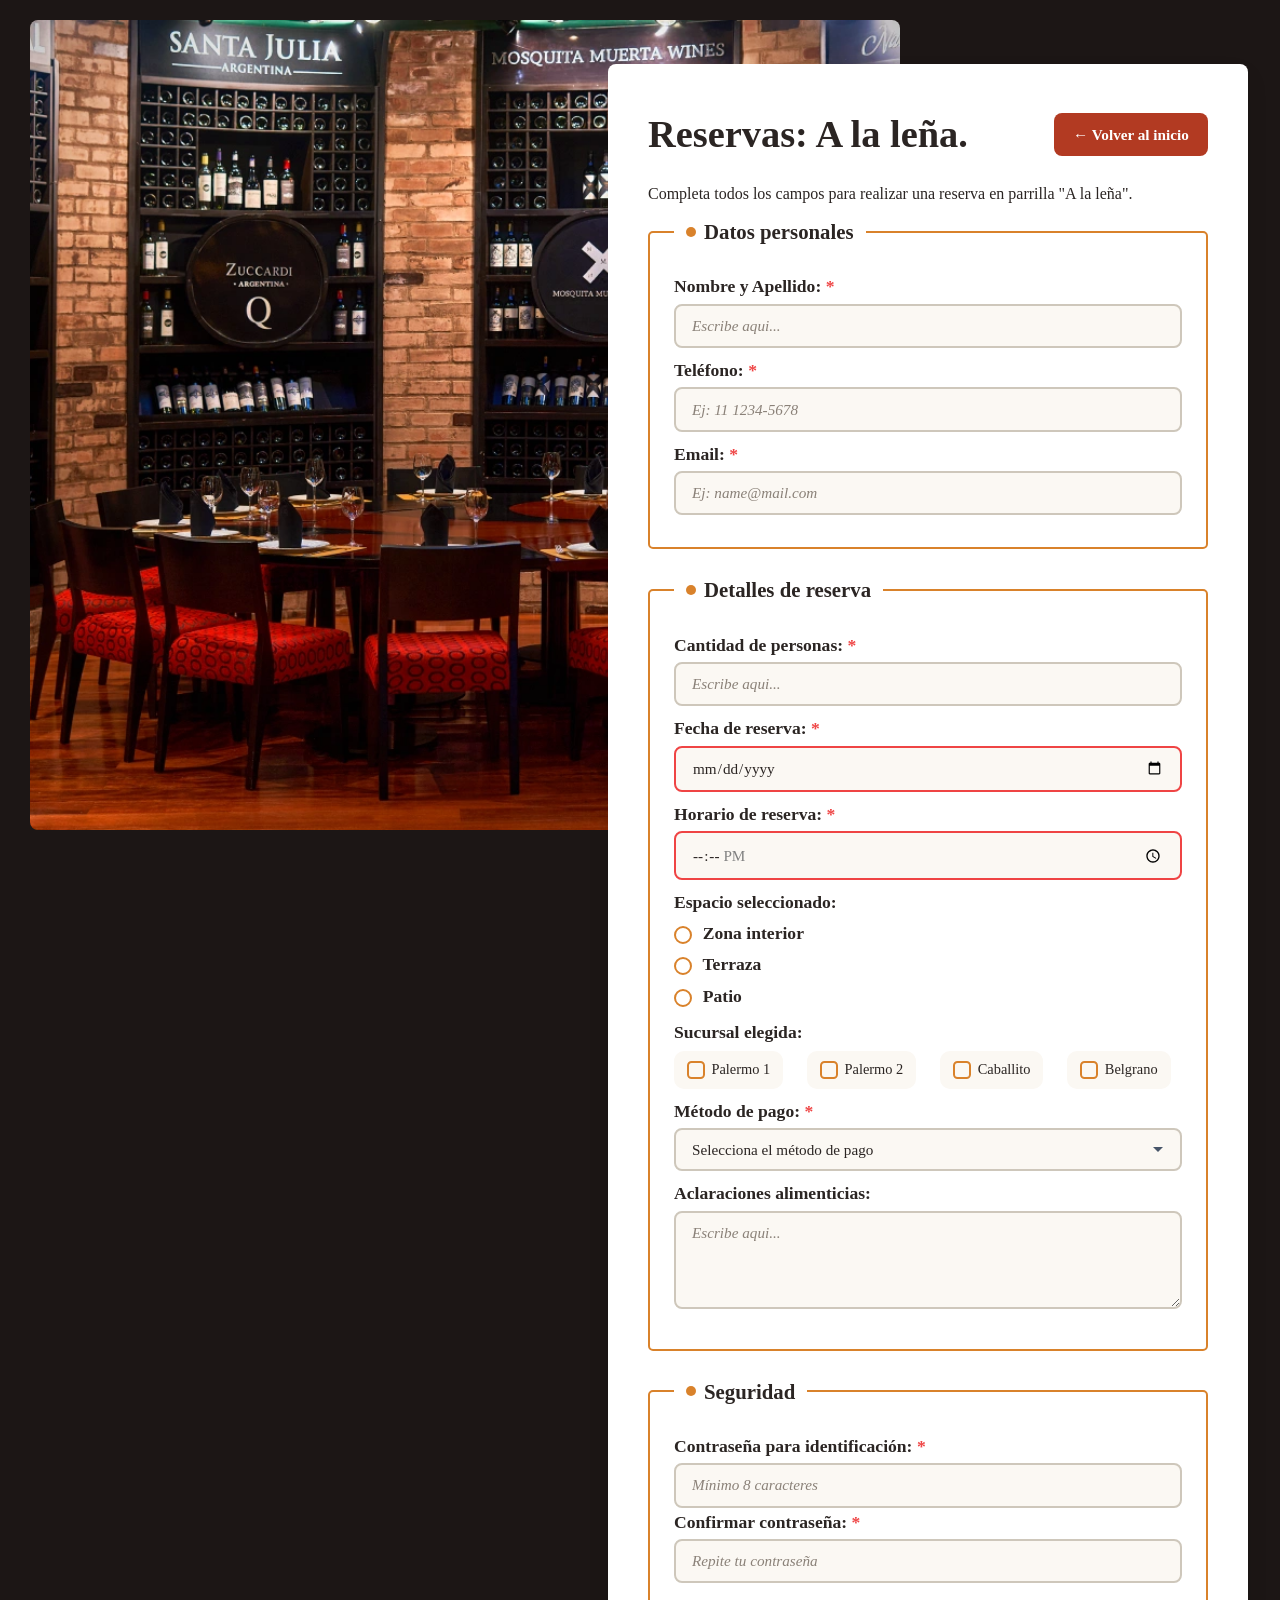
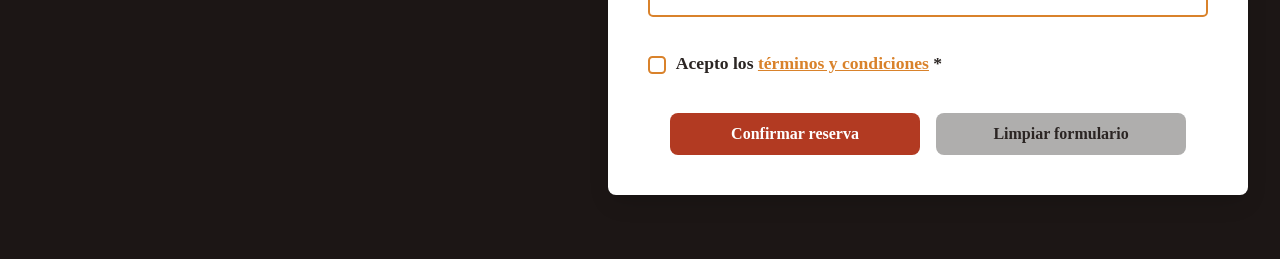
<file: formulario.html>
<!DOCTYPE html>
<html lang="es">
<head>
    <meta charset="UTF-8">
    <meta name="viewport" content="width=device-width, initial-scale=1.0">
    <title>Formulario</title>
    <link rel="stylesheet" href="styles_form.css">
</head>
<body>
    <img class="imagen-banner" src="img/lugar.jpg" alt=" ">

   <div>
        <div class="encabezados-form">
        <h1>Reservas: A la leña.</h1>
        <a href="index.html" class="boton-volver">← Volver al inicio</a>
        <p id="1">Completa todos los campos para realizar una reserva en parrilla "A la leña".</p>
        </div>

        <form action="#" method="POST" id="registroForm">
        
        <fieldset>
            <legend>Datos personales</legend>

            <div>
                <label for="nombre">Nombre y Apellido:</label>
                <input type="text" id="nombre" name="nombre" placeholder="Escribe aqui..." required>
            </div>
            
            <div>
                <label for="tel">Teléfono:</label>
                <input type="tel" name="tel" id="tel" placeholder="Ej: 11 1234-5678" maxlength="12" required>
            </div>

            <div>
                <label for="email">Email:</label>
                <input type="email" id="email" name="email" placeholder="Ej: name@mail.com" required>
            </div>
        </fieldset>

        <fieldset>
            <legend>Detalles de reserva</legend>

            <div>
                <label for="personas">Cantidad de personas:</label>
                <input type="number" id="personas" name="personas" min="1" max="20" placeholder="Escribe aqui..." required>
            </div>

            <div>
                <label for="reserva">Fecha de reserva:</label>
                <input type="date" id="reserva" name="reserva" placeholder="Escribe aqui..." required>
            </div>

            <div>
                <label for="horario">Horario de reserva: </label>
                <input type="time" id="horario" name="horario" min="12:00" max="23:30" step="1800" required>
            </div>

            <div>
                <label for="espacio" >Espacio seleccionado:</label>
                <label>
                    <input type="radio" name="espacio" value="adentro" class="checkbox-input">
                    Zona interior
                </label>

                <label>
                    <input type="radio" name="espacio" value="terraza"class="checkbox-input">
                    Terraza
                </label>

                <label>
                    <input type="radio" name="espacio" value="patio"class="checkbox-input">
                    Patio
                </label>
            </div>

            <div>
                <label for="sucursal">Sucursal elegida:</label>
                <div>
                    <label>
                        <input type="checkbox" name="sucursal" value="Palermo1">
                        Palermo 1
                    </label>
                        
                    <label>
                        <input type="checkbox" name="sucursal" value="Palermo2">
                        Palermo 2
                    </label>

                    <label>
                        <input type="checkbox" name="sucursal" value="Caballito">
                        Caballito
                    </label>
                        
                    <label>
                        <input type="checkbox" name="sucursal" value="Belgrano">
                        Belgrano
                    </label>
                    
                </div>
            </div>

            <div>
                <label for="pago">Método de pago:</label>
                <select name="pago" id="pago" required>
                    <option value="">Selecciona el método de pago</option>
                    <option value="MT">Efectivo</option>
                    <option value="DÑ">Tarjeta de crédito</option>
                    <option value="AR">Tarjeta de débito</option>
                    <option value="PR">Tarjeta virtual</option>
                    <option value="LL">Criptomonedas</option></select>
            </div>

            <div>
                <label for="motivo">Aclaraciones alimenticias:</label>
                <textarea name="comentarios" id="comentarios" rows="4" placeholder="Escribe aqui..."></textarea>
            </div>
        </fieldset>

        <fieldset>
            <legend>Seguridad</legend>

            <label for="password">Contraseña para identificación:</label>
            <input type="password" name="password" id="password" placeholder="Mínimo 8 caracteres" minlength="8"  required>

            <div>
                <label for="confirmPassword">Confirmar contraseña:</label>
                <input type="password" id="confirmPassword" name="confirmPassword" placeholder="Repite tu contraseña" minlength="8" required>
            </div>
        </fieldset>

            <div>
                <label>
                    <input type="checkbox" name="termycond" required>
                    Acepto los <a href="#">términos y condiciones</a> *
                </label>
            </div>

            <div>
                <button type="submit">Confirmar reserva</button>
                <button type="reset">Limpiar formulario</button>
            </div>
    </form>
    </div>
</body>
</html>


<!-- Este formulario fue hecho por Thomas Mulvihill :) -->
</file>
<file: styles_form.css>
*{
    box-sizing: border-box;
    padding: 0;
    margin: 0;
}

:root {
  --color-fondo: #FBF8F3;
  --color-contenedor: #FFFFFF;
  --color-primario: #B23A22;
  --color-secundario: #2B2523;
  --color-acento: #D9822B;
  --color-texto: #2B2523;
  --color-fondo-oscuro: #1C1615;
  
  --fuente-titulos: 'Georgia', serif;
  --fuente-cuerpo: 'Garamond', serif;
}


h1,h2 {
        font-family: var(--fuente-titulos);
        font-size: 2.4rem;
}

.encabezados-form + p {
    color: var(--color-texto);
    margin-bottom: 2rem;
    font-size: 1.2rem;
}

.encabezados-form {
    display: flex;
    justify-content: space-between;
    align-items: center;
    flex-wrap: wrap;
    gap: 1rem;
    margin-bottom: 0.5rem;
}

.boton-volver {
    background: var(--color-primario);
    color: #ffffff;
    text-decoration: none;
    font-weight: 600;
    font-size: 0.95rem;
    padding: 0.6rem 1.2rem;
    border-radius: 8px;
    transition: transform 0.2s ease;
}

.boton-volver:hover {
    background: var(--color-acento);
    transform: translateY(-2px);
}

.imagen-banner{
    position: fixed;
    top: 20px;
    left: 30px;
    bottom: 20px;
    z-index: 1;
    width: 68vw;
    height: 90vh;
    object-fit: cover;
    border-radius: 8px;
}

body {
    background-color: var(--color-fondo-oscuro);
    min-height: 100vh;
    display: flex;
    justify-content: flex-end;
    align-items: center;
    padding: 2rem;
    line-height: 1.6;
    font-family: var(--fuente-cuerpo);
    color: var(--color-texto);
    overflow-x: hidden;
}

body > div {
    transition: transform 0.3s ease, box-shadow 0.3s ease;
        align-items: flex-end;
}

body > div:hover {
    box-shadow: 0 0 15px 5px rgba(244, 244, 244, 0.35);
}

input::placeholder,
textarea::placeholder {
    color: #8a8178;
    font-style: italic;
}

body > div {
    background: var(--color-contenedor);
    border-radius:8px;
    box-shadow: 0 10px 25px -5px rgba(0, 0, 0, 0.15),
                0 8px 10px -6px rgba(0, 0, 0, 0.1);
    padding: 2.5rem;
    width: 50vw;
    position: relative;
    max-width: 650px;
    margin-top: 2rem;
    margin-bottom: 2rem;
    z-index: 2;
}

form {
    display: flex;
    flex-direction: column; 
    gap: 1.5rem;
}

fieldset {
    border: 2px solid var(--color-acento);
    border-radius: 5px;
    padding: 1.5rem;
    transition: box-shadow 0.3s ease;
}

fieldset:hover {
    border-color: var(--color-primario);
    box-shadow: 0 0 15px 10px rgba(0, 0, 0, 0.15);
}

legend {
    font-weight: 700;
    font-size: 1.3rem;
    color:var(--color-texto);
    padding:0 0.75rem;
    align-items: center;
    display: flex;
    gap: 0.5rem; 
}

legend::before {
    content: '';
    display: inline-block;
    width: 10px;
    height: 10px;
    background: var(--color-acento);
    border-radius: 50%;
}

fieldset > div {
    margin-bottom: 0.5rem;
}

label {
    display: block;
    font-weight: 600;
    font-size: 1.1rem;
    color: var(--color-secundario);
    margin-bottom: 0.2rem;
    cursor: pointer;
}

input[type="text"],
input[type="email"],
input[type="tel"],
input[type="number"],
input[type="date"],
input[type="time"],
input[type="password"],
select,
textarea {
    width: 100%;
    padding: 0.7rem 1rem;              /* thoto: vertical | horizontal */
    border: 2px solid #cec7bb;
    border-radius: 8px;
    font-size: 0.95rem;
    font-family: var(--fuente-cuerpo); 
    color: var(--color-secundario);
    background: var(--color-fondo);
    outline: none;
}

input[type="text"]:focus,
input[type="tel"]:focus,
input[type="email"]:focus,
input[type="number"]:focus,
input[type="date"]:focus,
input[type="time"]:focus,
input[type="password"]:focus,
select:focus,
textarea:focus {
    border-color: var(--color-primario);
    box-shadow: 0 0 0 3px rgba(197, 122, 90, 0.230);
    background: #ffffff;
}

select {
    appearance: none;
    background-image: url("data:image/svg+xml,%3Csvg xmlns='http://www.w3.org/2000/svg' width='12' height='12' viewBox='0 0 12 12'%3E%3Cpath fill='%23475569' d='M6 8L1 3h10z'/%3E%3C/svg%3E");
    background-repeat: no-repeat;
    background-position: right 1rem center; 
    padding-right: 2.5rem;
    cursor: pointer;
}

input[type="radio"],
input[type="checkbox"] {
    appearance: none;
    -webkit-appearance: none;
    width: 18px;
    height: 18px;
    border: 2px solid var(--color-acento);
    margin-right: 0.4rem;
    vertical-align: middle;
    cursor: pointer;
    position: relative;
    flex-shrink: 0;
    transition: transform 0.2s ease-in-out;
}

input[type="radio"] {
    border-radius: 50%;
}

input[type="checkbox"] {
    border-radius: 25%;
}

input[type="radio"]:checked {
    background: var(--color-primario);
    border-color: var(--color-acento);
    box-shadow: inset 0 0 0 3px #ffffff;
}

input[type="checkbox"]:checked {
    border-color: var(--color-acento);
    background: var(--color-primario);
    background-image: url("data:image/svg+xml,%3Csvg xmlns='http://www.w3.org/2000/svg' width='12' height='12' viewBox='0 0 24 24' fill='none' stroke='white' stroke-width='3' stroke-linecap='round' stroke-linejoin='round'%3E%3Cpolyline points='20 6 9 17 4 12'%3E%3C/polyline%3E%3C/svg%3E");
    background-position: center;
    background-repeat: no-repeat;
}

input[type="radio"]:hover,
input[type="checkbox"]:hover {
    transform: scale(1.2);
}

fieldset > div > div {
    display: flex;
    flex-wrap: wrap;
    gap: 0.8rem 1.5rem;           /* thoto: espacio entre filas | espacio entre columnas */
    margin-top: 0.3rem;
}

fieldset > div > div label {
    display: inline-flex;
    align-items: center; 
    font-weight: 500;
    font-size: 0.9rem;
    margin-bottom: 0;
    cursor: pointer;
    padding: 0.4rem 0.75rem;
    border-radius: 10px;
    background: var(--color-fondo);
    border: 1px solid transparent;
}

fieldset > div > div label:has(input:checked) {
    background: #bc4f39; 
    border-color: var(--color-secundario); 
    color: var(--color-fondo);
    font-weight: 500;
}

textarea {
    resize: vertical;
    min-height: 80px;
}

form > div:has(input[name="termycond"]) {
    display: flex;
    align-items: flex-start;
    padding: 0.5rem 0;
}

form > div:has(input[name="termycond"]) label {
    display: inline-block;
    align-items: flex-start;
}

form > div:has(input[name="termycond"]) a {
    color: var(--color-acento);
    text-decoration: underline;
    font-weight: 600;
}

form > div:has(input[name="termycond"]) a:hover {
    color: var(--color-primario);
    text-decoration: none;
}

form > div:last-child {
    display: flex;
    gap: 1rem;
    justify-content: center;
    flex-wrap: wrap;
}

button {
    font-family: inherit;
    font-size: 1rem;
    font-weight: 550;
    padding: 0.75rem 2rem;         /* relleno vertical | horizontal */
    border: none;
    border-radius: 8px;
    cursor: pointer;
    display: inline-flex;
    align-items: center;
    justify-content: center;
    gap: 0.5rem;
}

button[type="submit"] {
    background: var(--color-primario);
    color: white;
    flex: 1;
    max-width: 250px;
}

button[type="submit"]:hover {
    transform: translateY(-2px);
    box-shadow: 0 6px 20px rgba(186,165,99, 0.35);
}

button[type="submit"]:active {
    transform: translateY(0);
}

button[type="reset"] {
    background: #afaead;
    color: var(--color-secundario);
    flex: 1;
    max-width: 250px;
}

button[type="reset"]:hover {
    background: var(--color-acento);
    color: var(--color-secundario);
    transform: translateY(-2px);
}


button[type="reset"]:active {
    transform: translateY(0);
}


input:invalid:not(:placeholder-shown):not(:focus):not([type="radio"]):not([type="checkbox"]) {
    border-color: #ef4444;
}

label:has(+ input[required])::after,
label:has(+ select[required])::after {
    content: ' *';
    color: #ef4444;
    font-weight: 700;
}

@media (max-width: 900px)
</file>
